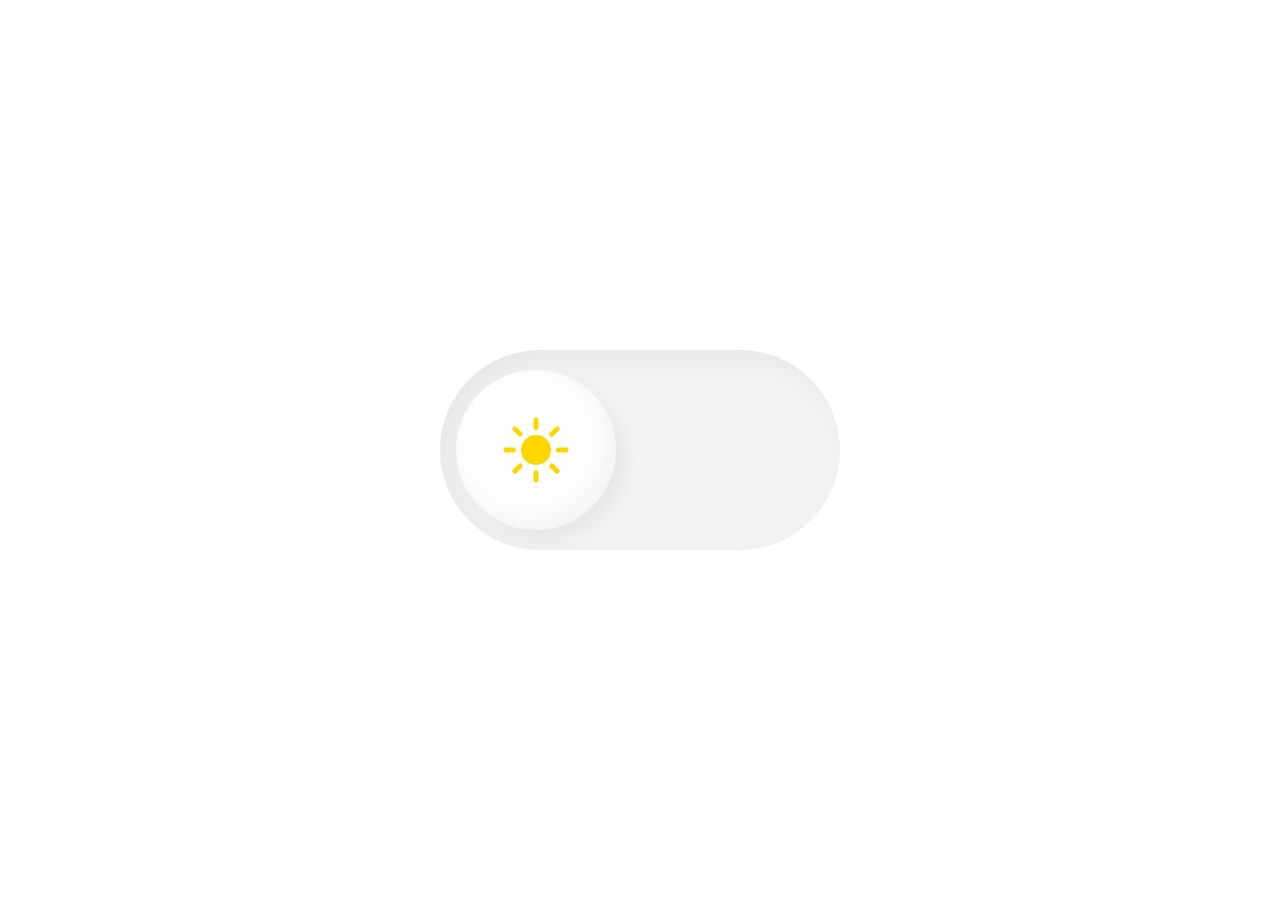
<file: HTML, CSS, JavaScript/First Projects/Toggle Button/index.html>
<!DOCTYPE html>
<html lang="en">
<head>
    <meta charset="UTF-8">
    <meta name="viewport" content="width=device-width, initial-scale=1.0">
    <title>Dark Mode</title>
    <link rel="stylesheet" href="styles.css">
</head>
<body>

    <input type="checkbox" id="toggle">

    <div class="display">
        <label for="toggle">
            <div class="circle">
                <svg class="sun" xmlns="http://www.w3.org/2000/svg" viewBox="0 0 24 24" fill="currentColor">
  <path d="M12 2.25a.75.75 0 0 1 .75.75v2.25a.75.75 0 0 1-1.5 0V3a.75.75 0 0 1 .75-.75ZM7.5 12a4.5 4.5 0 1 1 9 0 4.5 4.5 0 0 1-9 0ZM18.894 6.166a.75.75 0 0 0-1.06-1.06l-1.591 1.59a.75.75 0 1 0 1.06 1.061l1.591-1.59ZM21.75 12a.75.75 0 0 1-.75.75h-2.25a.75.75 0 0 1 0-1.5H21a.75.75 0 0 1 .75.75ZM17.834 18.894a.75.75 0 0 0 1.06-1.06l-1.59-1.591a.75.75 0 1 0-1.061 1.06l1.59 1.591ZM12 18a.75.75 0 0 1 .75.75V21a.75.75 0 0 1-1.5 0v-2.25A.75.75 0 0 1 12 18ZM7.758 17.303a.75.75 0 0 0-1.061-1.06l-1.591 1.59a.75.75 0 0 0 1.06 1.061l1.591-1.59ZM6 12a.75.75 0 0 1-.75.75H3a.75.75 0 0 1 0-1.5h2.25A.75.75 0 0 1 6 12ZM6.697 7.757a.75.75 0 0 0 1.06-1.06l-1.59-1.591a.75.75 0 0 0-1.061 1.06l1.59 1.591Z" />
</svg>
<svg class="moon" xmlns="http://www.w3.org/2000/svg" viewBox="0 0 24 24" fill="currentColor">
  <path fill-rule="evenodd" d="M9.528 1.718a.75.75 0 0 1 .162.819A8.97 8.97 0 0 0 9 6a9 9 0 0 0 9 9 8.97 8.97 0 0 0 3.463-.69.75.75 0 0 1 .981.98 10.503 10.503 0 0 1-9.694 6.46c-5.799 0-10.5-4.7-10.5-10.5 0-4.368 2.667-8.112 6.46-9.694a.75.75 0 0 1 .818.162Z" clip-rule="evenodd" />
</svg>

            </div>
        </label>
    </div>
    
</body>
</html>
</file>
<file: HTML, CSS, JavaScript/First Projects/Toggle Button/styles.css>
*{
    margin: 0;
    padding: 0;
    box-sizing: border-box;
    transition: 0.5s;
}

input{
    display: none;
}

.display{
    width: 100%;
    height: 100vh;
    display: flex;
    align-items: center;
    justify-content: center;
    background: white;
}

label {
    width: 400px;
    height: 200px;
    border-radius: 999px;
    background: #f3f3f3;
    box-shadow: 10px 10px 30px rgba(0, 0, 0, 0.05) inset;
    cursor: pointer;
    position: relative;
}

.circle{
    width: 160px;
    height: 160px;
    border-radius: 99px;
    background: white;
    box-shadow: 10px 10px 20px rgba(0, 0, 0, 0.05), -10px -10px 30px rgba(0, 0, 0, 0.05) inset;
    position: absolute;
    top: 50%;
    left: 0%;
    transform: translate(10%, -50%);
    display: flex;
    align-items: center;
    justify-content: center;
    overflow: hidden; 
}
svg{
    width: 80px;
    position: absolute;
}
.sun{
    color: #ffd600;
    margin-top: 0%;
    opacity: 1;
}
.moon{
    margin-top: -150%;
    color: white;
    opacity: 0;
}

input[type=checkbox]:checked + .display {
    background: #2c2c2f;
}
input[type=checkbox]:checked + .display label {
    background: #1f1f21;
    box-shadow: 10px 10px 30px rgba(0, 0, 0, 0.5) inset;
}
input[type=checkbox]:checked + .display label .circle {
    left: 100%;
    transform: translate(-110%, -50%);
    background: #2c2c2f;
    box-shadow: 10px 10px 20px rgba(0, 0, 0, 0.5), -10px -10px 30px rgba(0, 0, 0, 0.5) inset;
}
input[type=checkbox]:checked + .display label .circle .sun{
    margin-top: 150%;
    opacity: 0;
}
input[type=checkbox]:checked + .display label .circle .moon {
    margin-top: 0%;
    opacity: 1;
}
label:active .circle{
    width: 200px;
}
</file>
